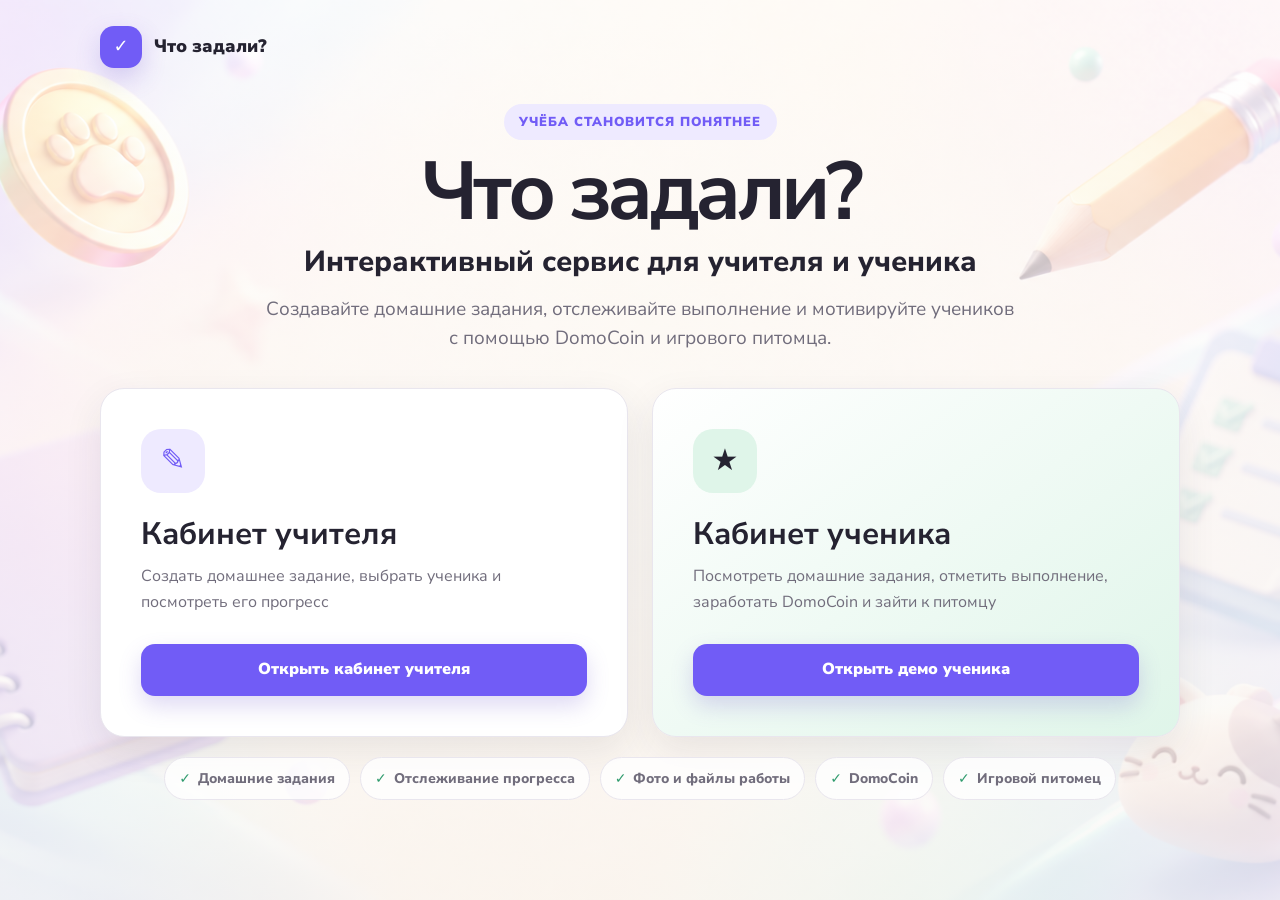
<file: index.html>
<!doctype html>
<html lang="ru">
<head>
  <meta charset="utf-8">
  <meta name="viewport" content="width=device-width, initial-scale=1">
  <title>Что задали? — сервис для учителя и ученика</title>
  <link rel="preconnect" href="https://fonts.googleapis.com">
  <link rel="preconnect" href="https://fonts.gstatic.com" crossorigin>
  <link href="https://fonts.googleapis.com/css2?family=Nunito+Sans:wght@400;600;700;800;900&display=swap" rel="stylesheet">
  <link rel="stylesheet" href="styles.css">
  <style>
    .landing-page{position:relative;min-height:100vh;padding:clamp(18px,2vw,30px) 20px 32px;background-image:url("assets/backgrounds/bg-main-soft.png");background-size:cover;background-position:center;background-repeat:no-repeat;background-attachment:fixed;overflow:hidden}
    .landing-page:before{content:"";position:absolute;inset:0;background:linear-gradient(180deg,rgba(255,255,255,.68),rgba(250,248,245,.76));pointer-events:none}
    .landing-shell{position:relative;z-index:1;width:min(1080px,100%);margin:0 auto}
    .landing-brand{display:inline-flex;align-items:center;gap:12px;color:var(--color-text);font-weight:900;font-size:18px;text-decoration:none}
    .landing-brand-mark{display:grid;place-items:center;width:42px;height:42px;border-radius:14px;color:#fff;background:var(--color-primary);box-shadow:0 10px 24px rgba(110,86,207,.24)}
    .landing-hero{text-align:center;padding:clamp(22px,3vw,36px) 0 clamp(24px,3vw,34px)}
    .landing-eyebrow{display:inline-flex;padding:8px 15px;border-radius:999px;color:var(--color-primary);background:var(--color-primary-light);font-size:13px;font-weight:900;letter-spacing:.08em;text-transform:uppercase}
    .landing-hero h1{margin:12px 0 8px;color:var(--color-text);font-size:clamp(48px,8vw,82px);line-height:.98;letter-spacing:-.055em}
    .landing-subtitle{margin:0;color:var(--color-text);font-size:clamp(21px,3vw,29px);font-weight:800}
    .landing-description{max-width:750px;margin:10px auto 0;color:var(--color-text-muted);font-size:clamp(16px,2vw,19px);line-height:1.55}
    .landing-cards{display:grid;grid-template-columns:repeat(2,minmax(0,1fr));gap:24px}
    .landing-card{display:flex;flex-direction:column;min-height:330px;padding:clamp(26px,4vw,40px);border:1px solid var(--color-border);border-radius:var(--radius-xl);background:var(--color-surface);box-shadow:var(--shadow-md);transition:transform .22s ease,box-shadow .22s ease,border-color .22s ease}
    .landing-card:hover{transform:translateY(-5px);border-color:var(--color-primary-light);box-shadow:var(--shadow-lg)}
    .landing-card--student{background:linear-gradient(145deg,var(--color-surface),var(--color-mint))}
    .landing-card-icon{display:grid;place-items:center;width:64px;height:64px;margin-bottom:24px;border-radius:20px;background:var(--color-primary-light);color:var(--color-primary);font-size:30px}
    .landing-card--student .landing-card-icon{background:var(--color-mint);color:var(--color-text)}
    .landing-card h2{margin:0 0 12px;font-size:clamp(24px,3vw,31px);color:var(--color-text)}
    .landing-card p{margin:0 0 28px;color:var(--color-text-muted);font-size:16px;line-height:1.65}
    .landing-action{display:inline-flex;align-items:center;justify-content:center;min-height:52px;margin-top:auto;padding:0 22px;border-radius:var(--radius-md);background:var(--color-primary);color:#fff;text-decoration:none;font-weight:900;box-shadow:0 10px 22px rgba(110,86,207,.22);transition:transform .18s ease,background .18s ease,box-shadow .18s ease}
    .landing-action:hover{transform:translateY(-2px);background:var(--color-primary-hover);box-shadow:0 14px 28px rgba(110,86,207,.28)}
    .landing-action:focus-visible{outline:3px solid var(--color-focus);outline-offset:3px}
    .landing-features{display:flex;flex-wrap:wrap;justify-content:center;gap:10px;margin:20px auto 0;padding:0;list-style:none}
    .landing-features li{display:flex;align-items:center;gap:7px;padding:10px 14px;border:1px solid var(--color-border);border-radius:999px;background:rgba(255,255,255,.82);color:var(--color-text-muted);font-size:14px;font-weight:800}
    .landing-features span{color:var(--color-success)}
    @media(max-width:720px){.landing-page{padding:16px 16px 36px;background-attachment:scroll}.landing-hero{padding:30px 0 28px}.landing-cards{grid-template-columns:1fr}.landing-card{min-height:290px}.landing-action{width:100%}.landing-features{justify-content:flex-start}}
    @media(prefers-reduced-motion:reduce){.landing-card,.landing-action{transition:none}}
  </style>
</head>
<body>
  <main class="landing-page">
    <div class="landing-shell">
      <a class="landing-brand" href="index.html" aria-label="Что задали? — главная"><span class="landing-brand-mark">✓</span><span>Что задали?</span></a>
      <section class="landing-hero">
        <span class="landing-eyebrow">Учёба становится понятнее</span>
        <h1>Что задали?</h1>
        <p class="landing-subtitle">Интерактивный сервис для учителя и ученика</p>
        <p class="landing-description">Создавайте домашние задания, отслеживайте выполнение и мотивируйте учеников с помощью DomoCoin и игрового питомца.</p>
      </section>
      <section class="landing-cards" aria-label="Выбор кабинета">
        <article class="landing-card">
          <div class="landing-card-icon" aria-hidden="true">✎</div>
          <h2>Кабинет учителя</h2>
          <p>Создать домашнее задание, выбрать ученика и посмотреть его прогресс</p>
          <a class="landing-action" href="teacher.html">Открыть кабинет учителя</a>
        </article>
        <article class="landing-card landing-card--student">
          <div class="landing-card-icon" aria-hidden="true">★</div>
          <h2>Кабинет ученика</h2>
          <p>Посмотреть домашние задания, отметить выполнение, заработать DomoCoin и зайти к питомцу</p>
          <a class="landing-action" href="student.html?id=student-170686739611-kjg9m">Открыть демо ученика</a>
        </article>
      </section>
      <ul class="landing-features" aria-label="Возможности сервиса">
        <li><span>✓</span> Домашние задания</li><li><span>✓</span> Отслеживание прогресса</li><li><span>✓</span> Фото и файлы работы</li><li><span>✓</span> DomoCoin</li><li><span>✓</span> Игровой питомец</li>
      </ul>
    </div>
  </main>
</body>
</html>
</file>
<file: styles.css>
@import url('https://fonts.googleapis.com/css2?family=Baloo+2:wght@600;700;800&family=Nunito:wght@400;600;700;800;900&family=Nunito+Sans:wght@400;600;700;800;900&display=swap');

:root{
  /* Brand and surfaces */
  --color-primary:#715cf6;
  --color-primary-hover:#6049e8;
  --color-primary-active:#533dd5;
  --color-primary-light:#eeeaff;
  --color-primary-subtle:#f8f6ff;
  --color-primary-gradient:#9b8cf8;
  --color-primary-shadow:rgba(113,92,246,.20);
  --color-background:#faf8f5;
  --color-surface:#ffffff;
  --color-surface-soft:#f8f7fb;
  --color-border:#e9e6ee;
  --color-border-strong:#d8d2e1;
  --color-text:#252331;
  --color-text-muted:#716d7c;
  --color-text-subtle:#9893a2;
  --color-on-primary:#ffffff;

  /* Friendly accents */
  --color-mint:#dff5e9;
  --color-mint-strong:#68c99a;
  --color-blue-light:#e2f1ff;
  --color-blue:#65a7e8;
  --color-yellow-light:#fff2c9;
  --color-yellow:#e8b94f;
  --color-peach:#ffe4d5;
  --color-pink:#f18db6;

  /* Semantic colors */
  --color-success:#2f9b6d;
  --color-success-light:#e2f6eb;
  --color-warning:#b97820;
  --color-warning-light:#fff0d5;
  --color-neutral:#7f8490;
  --color-neutral-light:#f0f1f4;
  --color-danger:#d94f5d;
  --color-danger-hover:#c43d4b;
  --color-danger-light:#fff0f2;
  --color-focus:rgba(113,92,246,.22);
  --color-overlay:rgba(37,35,49,.42);
  --color-overlay-border:rgba(255,255,255,.16);

  /* Typography */
  --font-family:"Nunito Sans",ui-rounded,"Segoe UI",system-ui,-apple-system,sans-serif;
  --font-size-xs:12px;
  --font-size-sm:14px;
  --font-size-md:16px;
  --font-size-lg:19px;
  --font-size-xl:26px;
  --font-size-page:clamp(30px,3.4vw,42px);
  --line-height-tight:1.15;
  --line-height-body:1.55;
  --font-weight-medium:600;
  --font-weight-bold:800;

  /* Spacing */
  --space-2xs:4px;
  --space-xs:8px;
  --space-sm:12px;
  --space-md:16px;
  --space-lg:24px;
  --space-xl:32px;
  --space-2xl:48px;

  /* Shape, elevation and controls */
  --radius-sm:10px;
  --radius-md:14px;
  --radius-lg:20px;
  --radius-xl:24px;
  --radius-pill:999px;
  --shadow-sm:0 6px 18px rgba(48,42,70,.06);
  --shadow-md:0 14px 38px rgba(48,42,70,.09);
  --shadow-lg:0 24px 64px rgba(48,42,70,.13);
  --control-height:46px;
  --transition-fast:150ms ease;

  /* Backward-compatible aliases used by the current pages */
  --bg:var(--color-background);
  --card:var(--color-surface);
  --text:var(--color-text);
  --muted:var(--color-text-muted);
  --line:var(--color-border);
  --purple:var(--color-primary);
  --purple-soft:var(--color-primary-light);
  --green:var(--color-success);
  --yellow:var(--color-yellow);
  --blue:var(--color-blue);
  --pink:var(--color-pink);
  --shadow:var(--shadow-md);
  --radius:var(--radius-xl);
}
*{box-sizing:border-box}
body{
  margin:0;
  font-family:var(--font-family);
  font-size:var(--font-size-md);
  line-height:var(--line-height-body);
  color:var(--text);
  background:
    radial-gradient(circle at 10% 5%, rgba(111,92,255,.10), transparent 25%),
    radial-gradient(circle at 90% 0%, rgba(98,168,255,.11), transparent 22%),
    var(--bg);
}
button,input,textarea,select{font:inherit}
button{cursor:pointer}
a{text-decoration:none;color:inherit}

.app{
  display:grid;
  grid-template-columns:250px minmax(0,1fr);
  min-height:100vh;
}
.sidebar{
  background:#fff;
  border-right:1px solid var(--line);
  padding:26px 22px;
  position:sticky;
  top:0;
  height:100vh;
  min-height:0;
  display:flex;
  flex-direction:column;
  overflow:hidden;
}
.brand{
  display:flex;
  align-items:center;
  gap:12px;
  margin-bottom:8px;
}
.brand-mark{
  width:44px;height:44px;border-radius:15px;
  display:grid;place-items:center;
  background:linear-gradient(145deg,var(--purple),#9d8dff);
  color:white;font-size:22px;
  box-shadow:0 10px 25px rgba(111,92,255,.28);
}
.brand h1{font-size:20px;margin:0}
.brand small{display:block;color:var(--muted);font-weight:600;margin-top:2px}
.nav-label{
  color:#9aa0ad;text-transform:uppercase;font-size:11px;
  letter-spacing:.12em;font-weight:800;margin:8px 10px 10px;
}
.student-list{
  min-height:0;
  flex:1 1 auto;
  display:flex;
  flex-direction:column;
  margin-top:6px;
  overflow:hidden;
}
#sidebarStudents{
  min-height:0;
  flex:1 1 auto;
  overflow-x:hidden;
  overflow-y:auto;
  padding-right:4px;
  scrollbar-gutter:stable;
}
.student{
  display:flex;align-items:center;gap:10px;
  padding:10px 8px;border-radius:13px;color:#515767;
}
.avatar{
  width:34px;height:34px;border-radius:50%;
  display:grid;place-items:center;overflow:hidden;font-weight:800;font-size:13px;
}
.avatar img{width:100%;height:100%;display:block;object-fit:cover}
.a1{background:#ffe0ec;color:#b83d72}
.a2{background:#e4f2ff;color:#3979b5}
.a3{background:#e9f8e9;color:#408c52}
.add-student{
  border:none;background:transparent;color:var(--purple);
  flex:0 0 auto;
  width:100%;
  font-weight:800;padding:12px 8px;margin-top:5px;
  text-align:left;
}
.main{height:100vh;min-width:0;padding:24px 28px;display:flex;flex-direction:column;overflow:hidden}
.homework-manager{margin-bottom:22px;padding-bottom:18px;border-bottom:1px solid var(--line)}
.homework-tabs{display:grid;gap:8px;max-height:220px;overflow-y:auto}
.homework-tab{position:relative;display:grid;grid-template-columns:40px minmax(0,1fr) auto;grid-template-areas:"date date published" "icon state published";align-items:center;gap:10px 11px;width:100%;padding:14px;border:1px solid var(--line);border-radius:16px;background:#fff;text-align:left;color:var(--text)}
.homework-tab:hover{border-color:#cec7ff;box-shadow:0 7px 18px rgba(50,50,90,.07)}.homework-tab.active{border-color:var(--purple);background:#f8f6ff;box-shadow:0 0 0 2px var(--purple-soft)}
.homework-date{grid-area:date;font-size:13px;font-weight:800}.homework-state-icon{grid-area:icon;width:38px;height:38px;display:grid;place-items:center;border-radius:50%;font-size:20px;font-weight:900}.homework-state-copy{grid-area:state;min-width:0}.homework-state-copy strong,.homework-state-copy small{display:block}.homework-state-copy strong{font-size:14px}.homework-state-copy small{margin-top:3px;color:var(--muted);font-size:12px}.homework-published{grid-area:published;align-self:start;padding:4px 6px;border-radius:999px;background:#f0f1f5;color:#777e8c;font-size:9px;font-weight:900;text-transform:uppercase}
.homework-state-complete .homework-state-icon{background:#dff6e9;color:#23845d}.homework-state-complete .homework-state-copy strong{color:#23845d}.homework-state-partial .homework-state-icon{background:#fff1cc;color:#b47713}.homework-state-partial .homework-state-copy strong{color:#9a6817}.homework-state-not-started .homework-state-icon{background:#f0f1f5;color:#858b97}.homework-state-draft .homework-state-icon{background:#eeeaff;color:var(--purple)}
.homework-delete{margin-top:18px}
.other-homeworks{display:grid;gap:18px;margin-top:28px}
.other-homeworks h2{font-size:24px;margin-bottom:4px}
.homework-summary{padding:18px;border:1px solid var(--line);border-radius:18px;background:#fff}
.homework-summary summary{cursor:pointer;font-weight:800}
.homework-summary .task-grid{margin-top:16px}
.topbar{
  display:flex;align-items:center;justify-content:space-between;
  flex:0 0 auto;gap:16px;margin-bottom:18px;
}
.eyebrow{color:var(--purple);font-weight:800;font-size:13px;margin-bottom:5px}
h2{font-size:34px;line-height:1.1;margin:0}
.subtitle{margin:8px 0 0;color:var(--muted)}
.teacher-pill{
  display:flex;align-items:center;gap:9px;background:white;
  padding:8px 12px;border-radius:999px;box-shadow:0 7px 22px rgba(50,50,90,.08);
  border:1px solid transparent;font-weight:700;color:var(--text);
}
.teacher-pill:hover{border-color:#d8d2ff;background:#fcfbff}.teacher-pill:focus-visible{outline:3px solid var(--purple-soft);border-color:var(--purple)}
.teacher-dot{width:34px;height:34px;border-radius:50%;background:#ffe4ad;display:grid;place-items:center;overflow:hidden}.teacher-dot img{width:100%;height:100%;display:block;object-fit:cover}
.grid{
  display:grid;
  grid-template-columns:minmax(0,1fr) minmax(300px,350px);
  gap:20px;
}
.panel{
  background:var(--card);border:1px solid rgba(232,234,240,.8);
  border-radius:var(--radius);box-shadow:var(--shadow);
  padding:24px;
}
.panel h3{margin:0 0 18px;font-size:19px}
.teacher-workspace{flex:1 1 auto;min-height:0}.homework-editor-panel{min-height:0;overflow-y:auto;scrollbar-gutter:stable}.homework-history-panel{min-height:0;display:flex;flex-direction:column;overflow:hidden}.history-heading{display:flex;align-items:flex-start;justify-content:space-between;gap:12px;margin-bottom:16px}.history-heading h3{margin:0}.history-heading .add-btn{flex:0 0 auto;padding:10px 11px;font-size:12px}.homework-history-panel .homework-tabs{flex:1 1 auto;min-height:0;max-height:none;overflow-y:auto;padding-right:4px;scrollbar-gutter:stable}.editor-footer-actions{display:grid;grid-template-columns:auto 1fr auto;align-items:center;gap:12px;margin-top:22px;padding-top:18px;border-top:1px solid var(--line)}.editor-footer-actions .homework-delete,.editor-footer-actions .student-view-link,.editor-footer-actions .publish{width:auto;margin:0}.editor-footer-actions .student-view-link{padding:10px;text-align:right}.editor-footer-actions .publish{padding:12px 18px}.editor-empty{display:none;min-height:320px;place-items:center;align-content:center;text-align:center;color:var(--muted)}.editor-empty span{font-size:42px}.editor-empty h3{margin:12px 0 5px;color:var(--text)}.editor-empty p{margin:0}#homeworkEditor[hidden]+.editor-empty{display:grid}
.fields{
  display:grid;grid-template-columns:1fr 1fr;gap:14px;margin-bottom:22px;
}
.field label{display:block;font-size:12px;color:var(--muted);font-weight:800;margin:0 0 7px}
.fake-input{
  min-height:48px;border:1px solid var(--line);border-radius:14px;
  padding:13px 14px;background:#fbfbfd;font-weight:700;color:#3d4350;
  display:flex;align-items:center;justify-content:space-between;
}
.real-input{
  width:100%;min-height:48px;border:1px solid var(--line);border-radius:14px;
  padding:11px 13px;background:#fbfbfd;font-weight:700;color:#3d4350;outline:none;
}
.real-input:focus{border-color:var(--purple);box-shadow:0 0 0 3px var(--purple-soft)}
.lesson-inputs{display:grid;grid-template-columns:minmax(0,1.4fr) minmax(90px,.8fr);gap:8px}
.student-row{position:relative;display:flex;align-items:center;border-radius:13px}
.student-row:hover,.student-row.selected{background:#f5f3ff;color:var(--purple)}
.student-button{min-width:0;flex:1;border:none;background:transparent;text-align:left;font:inherit;cursor:pointer}
.student-button span:last-child{overflow:hidden;text-overflow:ellipsis;white-space:nowrap}
.student-button .student-name{min-width:0;overflow:hidden;text-overflow:ellipsis;white-space:nowrap}
.student-progress-mini{flex:0 0 auto;margin-left:auto;padding:3px 6px;border-radius:999px;background:#ebe8ff;color:var(--purple);font-size:10px;font-weight:900}
.student-menu-button{flex:0 0 auto;width:34px;height:34px;margin-right:4px;border:none;border-radius:10px;background:transparent;color:#888e9a;font-size:20px;font-weight:900;line-height:1}
.student-menu-button:hover,.student-menu-button[aria-expanded="true"]{background:white;color:var(--purple)}
.student-menu{position:absolute;z-index:1200;right:4px;top:40px;width:145px;background:rgba(255,255,255,.98);border:1px solid var(--line);border-radius:13px;padding:5px;box-shadow:0 12px 30px rgba(35,36,60,.16);pointer-events:auto}
.student-menu button{display:block;width:100%;border:none;background:transparent;border-radius:9px;padding:9px 10px;text-align:left;font-size:13px;font-weight:700;color:#505665;transform:none;pointer-events:auto}
.student-menu button:hover,.student-menu button:active{background:#f4f2ff;color:var(--purple);transform:none}
.student-menu .delete-action{color:#d64e5c}.student-menu .delete-action:hover{background:#fff0f1;color:#c93444}
.section-title{
  display:flex;align-items:center;justify-content:space-between;margin:8px 0 14px;
}
.section-title h3{margin:0}
.add-btn{
  border:none;background:var(--purple);color:white;
  padding:11px 15px;border-radius:13px;font-weight:800;
  box-shadow:0 8px 20px rgba(111,92,255,.24)
}
.hw-card{
  display:grid;grid-template-columns:50px 1fr auto;gap:14px;
  align-items:center;border:1px solid var(--line);border-radius:18px;
  padding:14px;margin-bottom:12px;background:#fff;
}
.hw-icon{
  width:50px;height:50px;border-radius:15px;display:grid;place-items:center;font-size:24px
}
.hw-icon img{display:block;width:44px;height:44px;object-fit:contain;filter:drop-shadow(0 7px 8px rgba(58,45,104,.12))}
.i-file{background:#fff1c8}.i-game{background:#e9e5ff}.i-brain{background:#dff7ea}.i-video{background:#dff0ff}
.hw-card strong{display:block;margin-bottom:4px}
.hw-card p{margin:0;color:var(--muted);font-size:14px}
.hw-content{min-width:0}
.hw-actions{display:flex;gap:5px}
.hw-actions button{
  width:34px;height:34px;border:none;border-radius:10px;background:#f4f5f8;
  color:#747a88;font-weight:800;font-size:18px;transition:.15s ease;
}
.hw-actions button:hover{background:var(--purple-soft);color:var(--purple)}
.i-read{background:#ffe8d6}.i-other{background:#ffe5f1}
.preview-card{
  background:linear-gradient(180deg,#f7f5ff 0,#fff 32%);
  border:1px solid #e5e0ff;border-radius:22px;padding:22px;
}
.preview-card .student-head{
  display:flex;align-items:center;gap:12px;margin-bottom:18px
}
.preview-card .big-avatar{
  width:52px;height:52px;border-radius:18px;background:#e7e3ff;
  display:grid;place-items:center;overflow:hidden;font-size:24px
}
.preview-card .big-avatar img{width:100%;height:100%;display:block;object-fit:cover}
.preview-card h4{margin:0;font-size:19px}
.preview-card small{color:var(--muted)}
.progress-top{display:flex;justify-content:space-between;margin:18px 0 8px;font-size:13px;font-weight:800}
.progress{height:11px;border-radius:999px;background:#ececf3;overflow:hidden}
.progress span{display:block;width:50%;height:100%;background:linear-gradient(90deg,var(--purple),#9a8cff)}
.mini-task{
  display:flex;gap:11px;align-items:center;padding:11px 0;border-bottom:1px solid #f0f1f5;
}
.mini-task:last-child{border-bottom:none}
.check{
  width:24px;height:24px;border-radius:8px;border:2px solid #d5d8e1;
  flex:0 0 auto;background:white;
}
.check.done{background:var(--green);border-color:var(--green);color:white;display:grid;place-items:center;font-size:14px}
.mini-task span{font-size:14px;font-weight:700}
.mini-task.is-done span{color:#848a96;text-decoration:line-through}
.publish{
  width:100%;border:none;background:#202431;color:white;
  padding:14px;border-radius:15px;font-weight:800;margin-top:16px;
}
.student-view-link{display:block;text-align:center;color:var(--purple);font-weight:800;margin-top:18px;padding:4px}
.student-view-link.is-disabled{opacity:.45;pointer-events:none}
.add-btn:disabled,.publish:disabled{opacity:.45;cursor:not-allowed;box-shadow:none}
.toast{position:fixed;z-index:150;right:28px;bottom:28px;background:#202431;color:white;padding:13px 17px;border-radius:14px;box-shadow:0 14px 35px rgba(32,36,49,.25);font-weight:800;opacity:0;transform:translateY(12px);pointer-events:none;transition:.2s ease}
.toast.show{opacity:1;transform:none}

/* Homework builder */
.modal[hidden]{display:none}
.modal{position:fixed;inset:0;z-index:100;display:grid;place-items:center;padding:20px;opacity:0;transition:opacity .16s ease}
.modal.is-open{opacity:1}
.modal-backdrop{position:absolute;inset:0;background:rgba(26,28,40,.42);backdrop-filter:blur(4px)}
.modal-dialog{
  position:relative;z-index:1;width:min(560px,100%);max-height:calc(100vh - 40px);overflow:auto;
  background:white;border-radius:24px;padding:27px;box-shadow:0 28px 80px rgba(25,24,50,.25);
  transform:translateY(10px) scale(.98);transition:transform .16s ease;
}
.modal-dialog-small{width:min(430px,100%)}
.modal.is-open .modal-dialog{transform:none}
.modal-dialog h2{font-size:26px;margin-bottom:7px;padding-right:30px}
.modal-hint{color:var(--muted);margin:0 0 20px}
.teacher-avatar-editor{display:flex;align-items:center;gap:18px;margin:20px 0 14px}.teacher-avatar-preview{flex:0 0 auto;width:92px;height:92px;display:grid;place-items:center;overflow:hidden;border:4px solid #fff;border-radius:50%;background:#ffe4ad;box-shadow:0 8px 25px rgba(50,50,90,.14);font-size:40px}.teacher-avatar-preview img{width:100%;height:100%;display:block;object-fit:cover}.teacher-avatar-controls{display:flex;align-items:flex-start;flex-wrap:wrap;gap:8px}.teacher-avatar-controls small{flex-basis:100%;color:var(--muted)}.avatar-upload-button,.avatar-remove-button{display:inline-flex;align-items:center;justify-content:center;border-radius:11px;padding:9px 11px;font-size:13px;font-weight:800}.avatar-upload-button{cursor:pointer;background:var(--purple-soft);color:var(--purple)}.avatar-remove-button{border:1px solid var(--line);background:#fff;color:#6b7280}.profile-file-error{min-height:20px;margin-bottom:5px;color:#c93444;font-size:13px;font-weight:700}
.modal-close{position:absolute;right:17px;top:15px;width:36px;height:36px;border:none;border-radius:12px;background:#f3f4f7;color:#6b7280;font-size:24px;line-height:1}
.task-type-grid{display:grid;grid-template-columns:1fr 1fr;gap:10px}
.task-type-option{display:flex;align-items:center;gap:14px;min-height:78px;text-align:left;border:1px solid var(--line);background:white;border-radius:17px;padding:12px 15px;color:var(--text);transition:transform var(--transition-fast),border-color var(--transition-fast),background var(--transition-fast),box-shadow var(--transition-fast)}
.task-type-option:hover{transform:translateY(-2px);border-color:#c8c0ff;background:#f8f6ff;box-shadow:0 9px 20px rgba(72,58,137,.09)}
.task-type-image{display:grid;place-items:center;flex:0 0 auto;width:52px;height:52px}.task-type-image img{display:block;width:50px;height:50px;object-fit:contain;filter:drop-shadow(0 7px 8px rgba(58,45,104,.12))}.selected-type .task-type-image{width:42px;height:42px}.selected-type .task-type-image img{width:42px;height:42px}
.selected-type{display:flex;align-items:center;gap:10px;color:var(--purple);font-size:14px;font-weight:800;margin-bottom:9px}
.selected-type .hw-icon{width:38px;height:38px;border-radius:12px;font-size:19px}
.form-field{margin-top:17px}
.form-field label{display:block;margin-bottom:7px;font-size:13px;font-weight:800;color:#505665}
.form-field input,.form-field textarea{width:100%;border:1px solid var(--line);border-radius:13px;padding:12px 13px;background:#fbfbfd;outline:none;resize:vertical}
.form-field input:focus,.form-field textarea:focus{border-color:var(--purple);box-shadow:0 0 0 3px var(--purple-soft)}
.form-field label span,.form-field small{color:#9aa0ad;font-weight:600}
.form-field small{display:block;margin-top:6px}
.file-placeholder{width:100%;border:1px dashed #cfd2dc;background:#fafafd;border-radius:13px;padding:14px;text-align:left;color:#707684}
.file-placeholder span{float:right;background:#eceef3;border-radius:999px;padding:3px 8px;font-size:11px;font-weight:800}
.form-actions{display:flex;justify-content:flex-end;gap:10px;margin-top:24px}
.cancel-btn{border:1px solid var(--line);background:white;padding:11px 15px;border-radius:13px;font-weight:800;color:#626876}
.danger-btn{border:none;background:#e34d5b;color:white;padding:11px 15px;border-radius:13px;font-weight:800}
.danger-btn:hover{background:#cb3947}
.delete-symbol{width:48px;height:48px;display:grid;place-items:center;border-radius:15px;background:#fff0f1;font-size:23px;margin-bottom:13px}
.empty-state{text-align:center;border:1px dashed #d9dce5;border-radius:18px;padding:27px;color:var(--muted)}
.empty-state span{display:block;font-size:27px;margin-bottom:7px}.empty-state strong{display:block;color:var(--text)}.empty-state p{margin:5px 0 0}
.preview-list{margin-top:14px}.preview-empty{text-align:center;color:#9aa0ad;padding:24px 8px;font-size:14px}
body.modal-open{overflow:hidden}

/* Student page */
.student-page{
  min-height:100vh;padding:28px;
}
.student-shell{max-width:980px;margin:0 auto}
.student-top{
  display:flex;justify-content:space-between;align-items:center;margin-bottom:28px;
}
.student-logo{display:flex;align-items:center;gap:10px;font-weight:900}
.student-logo .brand-mark{width:38px;height:38px;border-radius:13px;font-size:18px}
.student-profile{
  display:flex;align-items:center;gap:10px;background:white;border:1px solid var(--line);
  padding:7px 10px;border-radius:999px;font-weight:800;color:var(--text)
}
.student-profile:hover{border-color:#d7d1ff;background:#fcfbff}.student-profile-avatar{width:34px;height:34px;display:grid;place-items:center;overflow:hidden;flex:0 0 auto;padding:0;border:0;border-radius:50%;background:#e4f2ff;cursor:pointer}.student-profile-avatar:hover{box-shadow:0 0 0 3px var(--color-primary-light)}.student-profile-avatar img{width:100%;height:100%;display:block;object-fit:cover}
.student-avatar-trigger{position:relative}.avatar-edit-hint{position:absolute;z-index:8;left:50%;top:calc(100% + 8px);width:max-content;max-width:180px;padding:7px 10px;border-radius:var(--radius-sm);background:var(--color-text);color:var(--color-surface);font-size:11px;font-weight:800;opacity:0;visibility:hidden;transform:translate(-50%,-4px);pointer-events:none;box-shadow:var(--shadow-md);transition:opacity var(--transition-fast),transform var(--transition-fast),visibility var(--transition-fast)}.student-avatar-trigger:hover .avatar-edit-hint,.student-avatar-trigger:focus-visible .avatar-edit-hint{opacity:1;visibility:visible;transform:translate(-50%,0)}
.student-teacher-badge{display:flex;align-items:center;gap:9px;padding:6px 10px 6px 7px;border:1px solid var(--line);border-radius:999px;background:#fff;box-shadow:0 5px 16px rgba(50,50,90,.05)}.student-teacher-avatar{width:34px;height:34px;display:grid;place-items:center;overflow:hidden;flex:0 0 auto;border-radius:50%;background:#ffe4ad}.student-teacher-avatar img{width:100%;height:100%;display:block;object-fit:cover}.student-teacher-badge strong,.student-teacher-badge small{display:block;max-width:150px;overflow:hidden;text-overflow:ellipsis;white-space:nowrap}.student-teacher-badge strong{font-size:13px}.student-teacher-badge small{margin-top:1px;color:var(--muted);font-size:10px;font-weight:700}
.avatar-picker-dialog{width:min(650px,100%);max-height:calc(100vh - 40px);overflow-y:auto}.avatar-picker-group+.avatar-picker-group{margin-top:22px}.avatar-picker-group h3{margin:0 0 11px;font-size:17px}.avatar-picker-grid{display:grid;grid-template-columns:repeat(5,minmax(0,1fr));gap:12px}.avatar-choice{aspect-ratio:1;min-width:0;padding:4px;overflow:hidden;border:3px solid transparent;border-radius:50%;background:#f4f2ff;transition:transform .15s,border-color .15s}.avatar-choice:hover{transform:translateY(-2px);border-color:#cfc7ff}.avatar-choice.selected{border-color:var(--purple);box-shadow:0 0 0 3px var(--purple-soft)}.avatar-choice img{width:100%;height:100%;display:block;border-radius:50%;object-fit:cover}.avatar-choice:disabled{opacity:.65}
.hero{
  position:relative;overflow:hidden;
  background:linear-gradient(135deg,#6f5cff 0%,#8c79ff 58%,#6aa8ff 100%);
  color:white;border-radius:30px;padding:32px;box-shadow:0 22px 50px rgba(84,73,176,.22);
}
.hero:after{
  content:"";position:absolute;width:220px;height:220px;border-radius:50%;
  background:rgba(255,255,255,.10);right:-70px;top:-80px
}
.hero h1{font-size:34px;margin:0 0 8px}
.hero p{margin:0;color:rgba(255,255,255,.82);font-weight:600}
.next-lesson{
  display:inline-flex;align-items:center;gap:8px;margin-top:20px;
  background:rgba(255,255,255,.16);padding:10px 13px;border-radius:13px;
  font-weight:800;font-size:14px
}
.student-progress{
  background:white;border-radius:22px;padding:20px 22px;margin-top:-18px;
  width:calc(100% - 56px);margin-left:28px;position:relative;z-index:3;
  box-shadow:var(--shadow)
}
.student-progress .progress{height:12px}
.student-progress .progress span{width:50%}
.student-game-cards{display:grid;grid-template-columns:1fr 1fr;gap:18px;margin:24px 0 34px}
.student-pet-journey{position:relative;display:grid;grid-template-columns:auto 1fr;gap:20px;align-items:start;margin:24px 0 0;padding:25px 28px;border:1px solid rgba(113,92,246,.14);border-radius:var(--radius-xl);background:linear-gradient(135deg,var(--color-primary-subtle),var(--color-mint));box-shadow:var(--shadow-sm);overflow:hidden}
.student-pet-journey:after{content:"";position:absolute;right:-44px;top:-54px;width:150px;height:150px;border-radius:50%;background:rgba(255,255,255,.45);pointer-events:none}
.student-pet-journey-icon{position:relative;z-index:1;display:grid;place-items:center;width:54px;height:54px;border-radius:18px;background:var(--color-surface);color:var(--color-primary);font-size:25px;box-shadow:var(--shadow-sm)}
.student-pet-journey h2{position:relative;z-index:1;margin:1px 0 8px;color:var(--color-text);font-size:24px;line-height:1.2}
.student-pet-journey p{position:relative;z-index:1;margin:0;color:var(--color-text-muted);font-size:15px;line-height:1.65}
.student-game-card{min-width:0;min-height:190px;border:1px solid rgba(255,255,255,.8);border-radius:24px;box-shadow:var(--shadow);overflow:hidden}
.student-game-card h2{margin:3px 0 6px;font-size:25px}.student-game-card p{margin:0;color:var(--muted);font-size:14px}
.wallet-card{display:flex;align-items:center;justify-content:space-between;gap:20px;padding:25px;background:linear-gradient(135deg,#fff8d9,#fffdf5)}
.wallet-balance{display:flex;align-items:center;gap:12px;flex:0 0 auto}.wallet-balance img{display:block;width:66px;height:66px;object-fit:contain}.wallet-balance strong{display:block;font-size:38px;line-height:1;color:var(--text)}.wallet-balance span{display:block;margin-top:5px;color:#8a6b17;font-size:13px;font-weight:900;letter-spacing:.04em}
.student-pet-card{display:grid;grid-template-columns:42% 1fr;background:linear-gradient(135deg,#f1edff,#fff)}
.student-pet-preview{min-width:0;overflow:hidden}.student-pet-preview img{width:100%;height:100%;display:block;object-fit:cover;object-position:center}
.student-pet-content{display:flex;align-items:flex-start;flex-direction:column;justify-content:center;padding:20px}.student-pet-button{display:inline-flex;align-items:center;justify-content:center;margin-top:14px;padding:9px 13px;border-radius:11px;background:var(--purple);color:#fff;font-size:13px;font-weight:800}.student-pet-button:hover{filter:brightness(.96)}
.tasks-title{
  display:flex;align-items:end;justify-content:space-between;margin:34px 2px 16px
}
.tasks-title h2{font-size:26px}
.tasks-title span{color:var(--muted);font-weight:700}
.task-grid{
  display:grid;grid-template-columns:repeat(2,minmax(0,1fr));gap:16px
}
.task-card{
  background:white;border:1px solid var(--line);border-radius:22px;
  padding:20px;box-shadow:0 10px 28px rgba(44,47,76,.07);
  min-height:195px;display:flex;flex-direction:column
}
.task-top{display:flex;align-items:start;justify-content:space-between;gap:10px}
.task-type{width:52px;height:52px;border-radius:16px;display:grid;place-items:center;font-size:25px}
.task-type img{display:block;width:46px;height:46px;object-fit:contain;filter:drop-shadow(0 7px 8px rgba(58,45,104,.12))}
.status{
  padding:7px 10px;border-radius:999px;background:#f4f5f8;color:#7c8290;
  font-size:12px;font-weight:800
}
.status.done{background:#e6f8ef;color:#299369}
.task-card h3{margin:15px 0 6px;font-size:19px}
.task-card p{margin:0;color:var(--muted);line-height:1.45;font-size:14px}
.task-bottom{
  display:flex;align-items:center;justify-content:space-between;gap:10px;
  margin-top:auto;padding-top:18px
}
.open-btn{
  border:none;background:#f0edff;color:var(--purple);padding:10px 12px;
  border-radius:12px;font-weight:800
}
.done-btn{
  border:1px solid var(--line);background:white;padding:10px 12px;border-radius:12px;
  font-weight:800;color:#555c69
}
.done-btn.checked{border-color:#bcebd6;background:#eaf9f1;color:#258b63}
.footer-note{text-align:center;color:#9aa0ad;font-size:13px;margin:28px 0}
.footer-note:not(:empty){background:white;border:1px solid var(--line);padding:14px;border-radius:16px;font-weight:700}
.task-card.task-done{background:#fbfffd;border-color:#cceede}
.task-card.task-done h3,.task-card.task-done p{opacity:.7}
.file-note{font-size:13px;color:#777e8c;font-weight:700}
.student-empty{grid-column:1/-1;text-align:center;background:white;border:1px dashed #d9dce5;border-radius:20px;padding:42px 20px;color:var(--muted)}
.student-work-upload{display:grid;grid-template-columns:auto 1fr;align-items:center;gap:8px 10px;margin:15px 0;padding:11px;border-radius:15px;background:#f8f7fc}.student-work-upload small{grid-column:1/-1;color:var(--muted);font-size:11px}.work-preview{display:flex;align-items:center;gap:8px;min-width:0;border:0;background:transparent;color:var(--purple);font-weight:800}.work-preview img{width:54px;height:54px;display:block;border-radius:10px;object-fit:cover}.work-upload-button{justify-self:start;cursor:pointer;padding:10px 12px;border-radius:11px;background:var(--purple);color:#fff;font-size:12px;font-weight:800}.work-image-dialog{width:min(1100px,calc(100vw - 32px));height:min(90vh,900px);padding:12px;background:#171922}.work-image-dialog .modal-close{z-index:2;background:rgba(255,255,255,.92)}.work-image-dialog>img{width:100%;height:100%;display:block;border-radius:14px;object-fit:contain}.teacher-work-button{display:flex;align-items:center;gap:10px;margin-top:11px;padding:7px 10px;border:1px solid #dcd7ff;border-radius:12px;background:#f8f6ff;color:var(--purple);font-weight:800}.teacher-work-button img{width:42px;height:42px;display:block;border-radius:8px;object-fit:cover}
.history-heading{align-items:center;margin-bottom:10px}.history-student{display:flex;align-items:center;min-width:0;gap:10px}.history-student-avatar{width:44px;height:44px;display:grid;place-items:center;overflow:hidden;flex:0 0 auto;border-radius:14px;background:#e7e3ff;color:var(--purple);font-size:13px;font-weight:900}.history-student-avatar img{width:100%;height:100%;display:block;object-fit:cover}.history-student strong,.history-student small{display:block;max-width:145px;overflow:hidden;text-overflow:ellipsis;white-space:nowrap}.history-student strong{font-size:15px}.history-student small{margin-top:2px;color:var(--muted);font-size:11px}.history-stats{margin-bottom:14px;padding:9px 11px;border-radius:11px;background:#f6f5fa;color:#676d79;font-size:11px;font-weight:800}

.history-heading .add-btn{max-width:112px;white-space:normal}.history-student{flex:1 1 auto}.history-student>div{min-width:0}
@media (max-width:1200px) and (min-width:981px){
  .app{grid-template-columns:230px minmax(0,1fr)}
  .sidebar{padding-left:16px;padding-right:16px}
  .main{padding:20px 18px}
  .grid{grid-template-columns:minmax(0,1fr) 300px;gap:16px}
  .homework-editor-panel,.homework-history-panel{padding:20px}
  .fields{grid-template-columns:1fr}
  .editor-footer-actions{grid-template-columns:1fr 1fr}.editor-footer-actions .student-view-link{grid-column:1/-1;grid-row:1;text-align:center}.editor-footer-actions .publish{width:100%}
}
@media (max-width: 980px){
  .app{grid-template-columns:1fr}
  .sidebar{display:none}
  .main{height:auto;min-height:100vh;padding:24px;overflow:visible}
  .grid{grid-template-columns:1fr}
  .homework-editor-panel{overflow:visible}.homework-history-panel{max-height:430px;order:-1}.editor-footer-actions{grid-template-columns:1fr 1fr}.editor-footer-actions .student-view-link{grid-column:1/-1;grid-row:1;text-align:center}.editor-footer-actions .publish{width:100%}
}
@media (max-width: 700px){
  .student-page{padding:16px}
  .student-top{margin-bottom:18px}
  .hero{padding:25px 22px}
  .hero h1{font-size:28px}
  .student-progress{width:calc(100% - 24px);margin-left:12px}
  .student-game-cards{grid-template-columns:1fr;margin-top:20px}.student-game-card{min-height:170px}.wallet-card{padding:22px}.wallet-balance img{width:58px;height:58px}.wallet-balance strong{font-size:34px}
  .student-pet-journey{grid-template-columns:1fr;gap:14px;padding:22px;margin-top:20px}.student-pet-journey-icon{width:48px;height:48px;border-radius:16px}.student-pet-journey h2{font-size:22px}.student-pet-journey p{font-size:14px}.student-pet-journey p br{display:none}
  .avatar-picker-grid{grid-template-columns:repeat(4,minmax(0,1fr));gap:9px}.avatar-picker-dialog{padding:20px}
  .task-grid{grid-template-columns:1fr}
  .fields{grid-template-columns:1fr}
  .section-title{align-items:flex-start;gap:12px;flex-direction:column}
  .task-type-grid{grid-template-columns:1fr}
  .modal-dialog{padding:22px}
  .hw-card{grid-template-columns:46px 1fr;align-items:start}
  .hw-icon{width:46px;height:46px}
  .hw-actions{grid-column:2;justify-content:flex-end}
}

/* Pet room and shop */
.student-top-actions{display:flex;align-items:center;gap:12px}
.pet-link,.pet-back{display:inline-flex;align-items:center;justify-content:center;border:1px solid #ddd8ff;background:#fff;color:var(--purple);font-weight:800;border-radius:14px;padding:10px 14px;box-shadow:0 7px 22px rgba(50,50,90,.07)}
.pet-link:hover,.pet-back:hover{background:var(--purple-soft);border-color:#c9c0ff}
.pet-page{min-height:100vh;padding:32px;background:radial-gradient(circle at 12% 4%,rgba(255,207,92,.18),transparent 28%),radial-gradient(circle at 92% 2%,rgba(111,92,255,.12),transparent 25%),var(--bg)}
.pet-shell{width:min(1180px,100%);margin:0 auto}
.pet-header{display:flex;align-items:center;justify-content:space-between;gap:24px;margin-bottom:22px}
.pet-header h1{font-size:42px;line-height:1.05;margin:0}
.pet-header p{margin:9px 0 0;color:var(--muted);font-size:17px}
.pet-stats{display:flex;gap:14px;margin-bottom:18px}
.pet-stat{min-width:180px;display:flex;align-items:center;gap:12px;padding:13px 16px;border:1px solid rgba(255,255,255,.75);border-radius:18px;background:rgba(255,255,255,.9);box-shadow:var(--shadow)}
.pet-stat-icon{width:42px;height:42px;display:grid;place-items:center;border-radius:14px;background:#fff5cf;font-size:22px}
.domocoin-balance-icon{display:block;width:34px;height:34px;object-fit:contain}
.pet-level-icon{background:var(--purple-soft);color:var(--purple)}
.pet-stat small{display:block;color:var(--muted);font-size:10px;font-weight:900;letter-spacing:.1em;margin-bottom:2px}
.pet-stat strong{font-size:17px}
.pet-room-card{padding:12px;border-radius:28px;background:#fff;box-shadow:0 22px 65px rgba(58,46,35,.15)}
.pet-room{position:relative;overflow:hidden;border-radius:20px;isolation:isolate}
.pet-room-background{display:block;width:100%;height:auto}
.pet-item{position:absolute;height:auto;object-fit:contain;transition:opacity .2s,transform .2s}
.pet-sofa{z-index:2;right:3%;bottom:20%;width:29%}.pet-armchair{z-index:3;left:3%;bottom:20%;width:20%}.pet-scratcher{z-index:2;left:29%;bottom:29%;width:12%}
.pet-water,.pet-food,.pet-milk{z-index:6;bottom:5%;width:8%}.pet-water{left:15%}.pet-food{left:24%}.pet-milk{left:33%}
.pet-yarn{z-index:7;right:8%;bottom:5%;width:7%}.pet-mouse{z-index:7;right:18%;bottom:6%;width:8%}
.pet-message{min-height:24px;margin:-8px 0 10px;color:var(--purple);font-weight:800}
.pet-shop{margin-top:32px}.pet-shop-heading{margin-bottom:16px}.pet-shop-heading h2{font-size:30px;margin-top:4px}
.pet-shop-grid{display:grid;grid-template-columns:repeat(4,1fr);gap:16px}
.pet-product{display:flex;min-width:0;flex-direction:column;padding:16px;border:1px solid var(--line);border-radius:20px;background:#fff;box-shadow:0 10px 28px rgba(50,50,90,.08)}
.pet-product.is-owned{border-color:#bfe8cf;background:#fbfffc}.pet-product-image{height:150px;display:grid;place-items:center;border-radius:15px;background:#f8f6ff}
.pet-product-image img{max-width:90%;max-height:135px;object-fit:contain}.pet-product h3{margin:14px 0 12px;font-size:17px}
.pet-product-footer{display:flex;align-items:center;justify-content:space-between;gap:10px;margin-top:auto;font-weight:800}
.pet-price{display:inline-flex;align-items:center;gap:6px}.pet-price img{display:block;width:22px;height:22px;object-fit:contain}
.pet-product button{border:0;border-radius:11px;padding:9px 13px;background:var(--purple);color:#fff;font-weight:800}.pet-product button:disabled{cursor:not-allowed;background:#e7e4ed;color:#8a8496}.pet-product.is-owned button:disabled{background:#dff5e7;color:#267346}
.pet-complete{display:flex;align-items:center;gap:18px;margin-top:22px;padding:22px 26px;border:1px solid #ffe08a;border-radius:22px;background:linear-gradient(135deg,#fff9dc,#fff);box-shadow:var(--shadow)}
.pet-complete[hidden]{display:none}.pet-complete-icon{font-size:42px}.pet-complete h2{font-size:25px;margin:0 0 4px}.pet-complete p{margin:0 0 5px}.pet-complete small{color:var(--muted)}
@media (max-width:700px){
  .student-top{gap:10px;flex-wrap:wrap}.student-top-actions{width:100%;justify-content:space-between;gap:7px;margin-left:0}.student-teacher-badge strong,.student-teacher-badge small{max-width:120px}.pet-link{padding:9px 10px;font-size:13px}
  .pet-page{padding:16px}.pet-header{align-items:flex-start;flex-direction:column}.pet-header h1{font-size:34px}
  .pet-stats{display:grid;grid-template-columns:1fr 1fr}.pet-stat{min-width:0;padding:10px}.pet-stat-icon{width:36px;height:36px}.domocoin-balance-icon{width:30px;height:30px}.pet-price img{width:20px;height:20px}
  .pet-room-card{padding:6px;border-radius:18px}.pet-room{border-radius:13px}.pet-shop-grid{grid-template-columns:repeat(2,1fr);gap:10px}.pet-product{padding:11px}.pet-product-image{height:105px}.pet-product-image img{max-height:95px}.pet-product h3{font-size:14px}.pet-product-footer{align-items:flex-start;flex-direction:column}.pet-product button{width:100%}.pet-complete{padding:18px}
}

/* ================================================================
   Shared design system
   Reusable primitives for teacher, student and pet interfaces.
   ================================================================ */

/* Type scale */
.page-title{margin:0;font-size:var(--font-size-page);font-weight:var(--font-weight-bold);line-height:var(--line-height-tight);letter-spacing:-.025em;color:var(--color-text)}
.section-title-text{margin:0;font-size:var(--font-size-xl);font-weight:var(--font-weight-bold);line-height:1.25;color:var(--color-text)}
.card-title{margin:0;font-size:var(--font-size-lg);font-weight:var(--font-weight-bold);line-height:1.3;color:var(--color-text)}
.body-text{font-size:var(--font-size-md);line-height:var(--line-height-body);color:var(--color-text)}
.text-small,.text-muted{font-size:var(--font-size-sm);line-height:1.45;color:var(--color-text-muted)}
.text-caption{font-size:var(--font-size-xs);line-height:1.4;color:var(--color-text-subtle)}
.button-text{font-size:var(--font-size-sm);font-weight:var(--font-weight-bold);line-height:1}
.badge-text{font-size:var(--font-size-xs);font-weight:var(--font-weight-bold);line-height:1;letter-spacing:.02em}

/* Cards */
.app-card{padding:var(--space-lg);border:1px solid var(--color-border);border-radius:var(--radius-xl);background:var(--color-surface);box-shadow:var(--shadow-sm)}
.app-card--active{border-color:var(--color-primary);background:var(--color-primary-subtle);box-shadow:0 0 0 3px var(--color-primary-light),var(--shadow-sm)}
.app-card--interactive{transition:border-color var(--transition-fast),box-shadow var(--transition-fast),transform var(--transition-fast)}
.app-card--interactive:hover{border-color:var(--color-border-strong);box-shadow:var(--shadow-md);transform:translateY(-1px)}
.app-card--interactive:focus-visible{outline:3px solid var(--color-focus);outline-offset:2px}

/* Buttons */
.btn{min-height:var(--control-height);display:inline-flex;align-items:center;justify-content:center;gap:var(--space-xs);padding:0 var(--space-md);border:1px solid transparent;border-radius:var(--radius-md);font-size:var(--font-size-sm);font-weight:var(--font-weight-bold);line-height:1;transition:background var(--transition-fast),border-color var(--transition-fast),color var(--transition-fast),box-shadow var(--transition-fast),transform var(--transition-fast)}
.btn:hover{transform:translateY(-1px)}.btn:active{transform:none}.btn:focus-visible{outline:3px solid var(--color-focus);outline-offset:2px}.btn:disabled{cursor:not-allowed;opacity:.5;transform:none;box-shadow:none}
.btn-primary{background:var(--color-primary);color:var(--color-on-primary);box-shadow:0 8px 20px var(--color-primary-shadow)}.btn-primary:hover{background:var(--color-primary-hover)}.btn-primary:active{background:var(--color-primary-active)}
.btn-secondary{border-color:var(--color-border);background:var(--color-surface);color:var(--color-primary)}.btn-secondary:hover{border-color:var(--color-primary);background:var(--color-primary-subtle)}
.btn-ghost{background:transparent;color:var(--color-primary)}.btn-ghost:hover{background:var(--color-primary-light)}
.btn-danger{background:var(--color-danger);color:var(--color-on-primary)}.btn-danger:hover{background:var(--color-danger-hover)}
.btn-icon{width:var(--control-height);height:var(--control-height);padding:0;border-color:var(--color-border);background:var(--color-surface);color:var(--color-text-muted)}.btn-icon:hover{border-color:var(--color-primary);background:var(--color-primary-light);color:var(--color-primary)}
button:focus-visible,a:focus-visible{outline:3px solid var(--color-focus);outline-offset:2px}

/* Status badges */
.status-badge{min-height:28px;display:inline-flex;align-items:center;gap:6px;padding:5px 10px;border-radius:var(--radius-pill);font-size:var(--font-size-xs);font-weight:var(--font-weight-bold);line-height:1.2}
.status-badge--success{background:var(--color-success-light);color:var(--color-success)}
.status-badge--warning{background:var(--color-warning-light);color:var(--color-warning)}
.status-badge--neutral{background:var(--color-neutral-light);color:var(--color-neutral)}
.status-badge--draft{background:var(--color-primary-light);color:var(--color-primary)}
.status-badge--danger{background:var(--color-danger-light);color:var(--color-danger)}

/* Form controls */
.form-control,.form-select,.form-textarea{width:100%;min-height:var(--control-height);border:1px solid var(--color-border);border-radius:var(--radius-md);background:var(--color-surface);color:var(--color-text);font-size:var(--font-size-md);outline:none;transition:border-color var(--transition-fast),box-shadow var(--transition-fast),background var(--transition-fast)}
.form-control,.form-select{padding:0 var(--space-sm)}.form-textarea{min-height:112px;padding:var(--space-sm);resize:vertical;line-height:var(--line-height-body)}
.form-control::placeholder,.form-textarea::placeholder{color:var(--color-text-subtle)}
.form-control:hover,.form-select:hover,.form-textarea:hover{border-color:var(--color-border-strong)}
.form-control:focus,.form-select:focus,.form-textarea:focus{border-color:var(--color-primary);box-shadow:0 0 0 4px var(--color-focus)}
.form-control:disabled,.form-select:disabled,.form-textarea:disabled{cursor:not-allowed;background:var(--color-surface-soft);color:var(--color-text-subtle)}
.form-check{width:20px;height:20px;margin:0;accent-color:var(--color-primary)}
.toggle{position:relative;width:46px;height:26px;display:inline-flex;align-items:center;padding:3px;border:0;border-radius:var(--radius-pill);background:var(--color-neutral-light);transition:background var(--transition-fast)}.toggle::after{content:"";width:20px;height:20px;border-radius:50%;background:var(--color-surface);box-shadow:var(--shadow-sm);transition:transform var(--transition-fast)}.toggle[aria-checked="true"],.toggle.is-active{background:var(--color-primary)}.toggle[aria-checked="true"]::after,.toggle.is-active::after{transform:translateX(20px)}
.file-upload{display:flex;align-items:center;justify-content:center;gap:var(--space-xs);min-height:var(--control-height);padding:var(--space-sm);border:1px dashed var(--color-border-strong);border-radius:var(--radius-md);background:var(--color-surface-soft);color:var(--color-primary);font-size:var(--font-size-sm);font-weight:var(--font-weight-bold);transition:border-color var(--transition-fast),background var(--transition-fast)}.file-upload:hover{border-color:var(--color-primary);background:var(--color-primary-subtle)}

/* Progress */
.progress-bar{height:12px;overflow:hidden;border-radius:var(--radius-pill);background:var(--color-neutral-light)}.progress-bar__fill{display:block;width:0;height:100%;border-radius:inherit;background:linear-gradient(90deg,var(--color-primary),var(--color-primary-gradient));transition:width 240ms ease}.progress-bar.is-complete .progress-bar__fill,.progress-bar__fill.is-complete{background:var(--color-success)}
.progress{border-radius:var(--radius-pill);background:var(--color-neutral-light)}.progress span{border-radius:inherit;background:linear-gradient(90deg,var(--color-primary),var(--color-primary-gradient));transition:width 240ms ease}.progress.is-complete span{background:var(--color-success)}

/* Unified overlays */
.modal-dialog{border:1px solid var(--color-overlay-border);border-radius:var(--radius-xl);background:var(--color-surface);box-shadow:var(--shadow-lg)}
.modal-backdrop{background:var(--color-overlay)}
.toast{border:1px solid var(--color-overlay-border);border-radius:var(--radius-md);background:var(--color-text);color:var(--color-surface);box-shadow:var(--shadow-lg)}

/* Current controls inherit the system without requiring markup changes. */
:where(.real-input,.form-field input,.form-field textarea){border-color:var(--color-border);border-radius:var(--radius-md);background:var(--color-surface-soft);color:var(--color-text)}
:where(.real-input,.form-field input,.form-field textarea):focus{border-color:var(--color-primary);box-shadow:0 0 0 4px var(--color-focus)}
:where(.add-btn,.publish,.done-btn,.open-btn,.cancel-btn,.danger-btn,.student-view-link){font-size:var(--font-size-sm);font-weight:var(--font-weight-bold)}

/* ================================================================
   Final visual polish
   ================================================================ */
html{background:var(--color-background);scroll-behavior:smooth}
body{min-width:320px;background:radial-gradient(circle at 8% 0,rgba(255,228,213,.5),transparent 25%),radial-gradient(circle at 92% 2%,rgba(226,241,255,.65),transparent 28%),var(--color-background)}
::selection{background:var(--color-primary-light);color:var(--color-text)}
button,a,input,textarea,select{-webkit-tap-highlight-color:transparent}
button{transition:transform var(--transition-fast),background-color var(--transition-fast),border-color var(--transition-fast),color var(--transition-fast),box-shadow var(--transition-fast)}
button:not(:disabled):active{transform:translateY(1px)}

/* Shared current components */
.panel,.task-card,.student-progress,.pet-stat,.pet-room-card,.pet-product,.homework-summary{border-color:var(--color-border);background:var(--color-surface);box-shadow:var(--shadow-sm)}
.panel,.task-card,.pet-product,.homework-summary{border-radius:var(--radius-lg)}
.add-btn,.publish{min-height:var(--control-height);border-radius:var(--radius-md);background:var(--color-primary);color:var(--color-on-primary);box-shadow:0 8px 20px var(--color-primary-shadow)}
.add-btn:hover,.publish:hover{background:var(--color-primary-hover);transform:translateY(-1px)}
.cancel-btn,.done-btn{min-height:var(--control-height);border-color:var(--color-border);border-radius:var(--radius-md);background:var(--color-surface);color:var(--color-text-muted)}
.cancel-btn:hover,.done-btn:hover{border-color:var(--color-primary);background:var(--color-primary-subtle);color:var(--color-primary)}
.open-btn,.student-view-link,.pet-link,.pet-back{border-radius:var(--radius-md);background:var(--color-primary-light);color:var(--color-primary)}
.open-btn:hover,.student-view-link:hover,.pet-link:hover,.pet-back:hover{background:#e5dfff;color:var(--color-primary-hover)}
.danger-btn{min-height:var(--control-height);border-radius:var(--radius-md);background:var(--color-danger);box-shadow:none}.danger-btn:hover{background:var(--color-danger-hover)}
.real-input,.form-field input,.form-field textarea{min-height:var(--control-height);padding:12px 14px;border-color:var(--color-border);border-radius:var(--radius-md);background:var(--color-surface)}
.form-field textarea{min-height:116px;line-height:var(--line-height-body)}
.eyebrow{color:var(--color-primary);font-size:var(--font-size-xs);font-weight:900;letter-spacing:.09em;text-transform:uppercase}

/* Teacher */
.sidebar{border-color:var(--color-border);background:rgba(255,255,255,.92);box-shadow:8px 0 30px rgba(48,42,70,.035)}
.brand{padding:2px 4px 15px;border-bottom:1px solid var(--color-border)}
.brand-mark{background:linear-gradient(145deg,var(--color-primary),var(--color-primary-gradient));box-shadow:0 9px 20px var(--color-primary-shadow)}
.nav-label{color:var(--color-text-subtle);letter-spacing:.14em}
.student-row{margin:2px 0;border:1px solid transparent;transition:background var(--transition-fast),border-color var(--transition-fast),box-shadow var(--transition-fast)}
.student-row:hover{border-color:var(--color-border);background:var(--color-primary-subtle)}
.student-row.selected{border-color:#dcd5ff;background:var(--color-primary-light);box-shadow:inset 3px 0 0 var(--color-primary)}
.student-row.selected .student-name{color:var(--color-primary);font-weight:900}
.student-progress-mini{background:var(--color-surface);color:var(--color-primary);box-shadow:0 2px 8px rgba(48,42,70,.06)}
.add-student{margin-top:10px;border-radius:var(--radius-md);background:var(--color-primary-subtle);text-align:center}.add-student:hover{background:var(--color-primary-light)}
.main{background:transparent}.topbar{padding:2px 2px 0}.topbar h2{font-size:clamp(29px,3vw,38px);letter-spacing:-.025em}.subtitle{font-size:var(--font-size-sm)}
.teacher-pill{border-color:var(--color-border);box-shadow:var(--shadow-sm)}.teacher-pill:hover{border-color:#d8d1ff;box-shadow:var(--shadow-md)}
.panel{padding:var(--space-lg);border-radius:var(--radius-xl)}
.homework-editor-panel,.homework-history-panel{animation:surface-in .3s ease both}
.hw-card{border-color:var(--color-border);border-radius:var(--radius-lg);background:var(--color-surface);box-shadow:0 3px 12px rgba(48,42,70,.035)}
.hw-card:hover{border-color:var(--color-border-strong);box-shadow:var(--shadow-sm)}
.history-stats{background:var(--color-surface-soft);color:var(--color-text-muted)}
.homework-tab{border-color:var(--color-border);border-radius:var(--radius-lg);box-shadow:none;transition:transform var(--transition-fast),border-color var(--transition-fast),background var(--transition-fast),box-shadow var(--transition-fast)}
.homework-tab:hover{transform:translateY(-1px);border-color:#d9d2ff;box-shadow:var(--shadow-sm)}
.homework-tab.active{border-color:var(--color-primary);background:var(--color-primary-subtle);box-shadow:0 0 0 2px var(--color-primary-light)}
.homework-state-complete .homework-state-icon{background:var(--color-success-light);color:var(--color-success)}
.homework-state-partial .homework-state-icon{background:var(--color-warning-light);color:var(--color-warning)}
.homework-state-not-started .homework-state-icon{background:var(--color-neutral-light);color:var(--color-neutral)}
.homework-state-draft .homework-state-icon{background:var(--color-primary-light);color:var(--color-primary)}
.homework-published{background:var(--color-neutral-light);color:var(--color-neutral)}
.student-menu{border-color:var(--color-border);border-radius:var(--radius-md);box-shadow:var(--shadow-md)}
.student-menu{width:190px}
.homework-view{animation:surface-in .22s ease both}.homework-view-header{display:flex;align-items:flex-start;justify-content:space-between;gap:20px;padding-bottom:20px;border-bottom:1px solid var(--color-border)}.homework-view-header h3{margin:0 0 5px;font-size:25px}.homework-view-header p{margin:0;color:var(--color-text-muted);font-weight:700}.homework-view-actions{display:flex;align-items:center;justify-content:flex-end;flex-wrap:wrap;gap:9px}.homework-view-actions button{white-space:nowrap}.homework-view-progress{margin:20px 0 24px;padding:17px 19px;border-radius:var(--radius-lg);background:var(--color-primary-subtle)}.homework-view-progress .progress-top{margin:0 0 9px}.homework-view-progress .progress{height:12px}.homework-view-progress .progress span.is-complete{background:var(--color-success)}.homework-view-tasks{display:grid;gap:14px}.homework-view-task{padding:18px;border:1px solid var(--color-border);border-radius:var(--radius-lg);background:var(--color-surface);box-shadow:0 4px 14px rgba(48,42,70,.04)}.homework-view-task.is-complete{border-color:#bfe6d1;background:linear-gradient(145deg,var(--color-success-light),var(--color-surface) 58%)}.homework-view-task-top{display:grid;grid-template-columns:50px minmax(0,1fr) auto;align-items:center;gap:13px}.homework-view-task-top small{display:block;margin-bottom:3px;color:var(--color-text-muted);font-size:var(--font-size-xs);font-weight:800}.homework-view-task-top h4{margin:0;font-size:18px;line-height:1.3}.homework-view-task>p{margin:15px 0;white-space:pre-wrap;color:var(--color-text);line-height:1.6}.homework-resource{display:inline-flex;align-items:center;gap:7px;min-height:40px;margin:0 8px 8px 0;padding:8px 11px;border:1px solid #dcd6ff;border-radius:var(--radius-md);background:var(--color-primary-subtle);color:var(--color-primary);font-size:var(--font-size-sm);font-weight:800}.homework-resource:hover{border-color:var(--color-primary);background:var(--color-primary-light)}.homework-requirement{margin:5px 0 9px;padding:9px 11px;border-radius:var(--radius-md);background:var(--color-warning-light);color:var(--color-warning);font-size:var(--font-size-sm);font-weight:800}.homework-view-task .teacher-work-button{margin-top:8px}

/* Student */
.student-page{background:transparent}.student-shell{animation:page-in .35s ease both}
.student-missing{width:min(560px,100%);margin:10vh auto 0;padding:42px 30px;border:1px solid var(--color-border);border-radius:var(--radius-xl);background:var(--color-surface);text-align:center;box-shadow:var(--shadow-md);animation:page-in .3s ease both}.student-missing[hidden]{display:none}.student-missing-icon{font-size:44px}.student-missing h1{margin:14px 0 7px;font-size:30px}.student-missing p{margin:0;color:var(--color-text-muted)}.student-missing a{display:inline-flex;align-items:center;justify-content:center;min-height:44px;margin-top:22px;padding:0 16px;border-radius:var(--radius-md);background:var(--color-primary-light);color:var(--color-primary);font-weight:800}.student-missing a:hover{background:var(--color-primary);color:var(--color-on-primary)}
.student-top{align-items:center}.student-logo{font-size:18px}.student-profile,.student-teacher-badge{border-color:var(--color-border);box-shadow:var(--shadow-sm)}
.student-profile:hover{border-color:#d8d1ff;box-shadow:var(--shadow-md)}
.hero{padding:38px;background:linear-gradient(135deg,#705af0 0%,#8875f5 56%,#72a8e7 100%);box-shadow:0 22px 48px rgba(91,72,190,.2)}
.hero h1{font-size:clamp(31px,5vw,42px);letter-spacing:-.025em}.hero p{font-size:16px}.next-lesson{border:1px solid rgba(255,255,255,.16);background:rgba(255,255,255,.15);backdrop-filter:blur(8px)}
.student-progress{padding:21px 24px;border:1px solid var(--color-border);border-radius:var(--radius-lg);box-shadow:var(--shadow-md)}
.student-progress .progress{height:13px}.progress-top{color:var(--color-text-muted)}
.student-game-card{border-color:var(--color-border);border-radius:var(--radius-xl);box-shadow:var(--shadow-sm);transition:transform var(--transition-fast),box-shadow var(--transition-fast)}
.student-game-card:hover{transform:translateY(-2px);box-shadow:var(--shadow-md)}
.wallet-card{background:linear-gradient(135deg,var(--color-yellow-light),#fffdf6)}
.student-pet-card{background:linear-gradient(135deg,var(--color-primary-light),var(--color-surface))}
.student-pet-button{min-height:42px;border-radius:var(--radius-md);background:var(--color-primary);box-shadow:0 7px 16px var(--color-primary-shadow)}.student-pet-button:hover{background:var(--color-primary-hover)}
.tasks-title{margin-top:40px}.tasks-title h2{font-size:28px;letter-spacing:-.015em}
.task-grid{gap:18px}.task-card{padding:20px;transition:transform var(--transition-fast),border-color var(--transition-fast),box-shadow var(--transition-fast)}
.task-card:hover{transform:translateY(-2px);border-color:var(--color-border-strong);box-shadow:var(--shadow-md)}
.task-card.task-done{border-color:#bfe7d1;background:linear-gradient(145deg,var(--color-success-light),var(--color-surface))}.task-card.task-done .task-type{box-shadow:0 0 0 3px rgba(47,155,109,.1)}
.status{background:var(--color-neutral-light);color:var(--color-neutral)}.status.done{background:var(--color-success-light);color:var(--color-success)}
.done-btn.checked{border-color:#b8e4cc;background:var(--color-success-light);color:var(--color-success)}
.student-work-upload{border:1px solid var(--color-border);background:var(--color-surface-soft)}.work-upload-button{min-height:40px;display:inline-flex;align-items:center;background:var(--color-primary)}
.work-preview img{box-shadow:var(--shadow-sm)}
.footer-note:not(:empty){border-color:var(--color-border);background:var(--color-surface);box-shadow:var(--shadow-sm)}

/* Pet */
.pet-page{padding-top:36px;background:radial-gradient(circle at 10% 0,var(--color-yellow-light),transparent 25%),radial-gradient(circle at 92% 1%,var(--color-blue-light),transparent 27%),var(--color-background)}
.pet-shell{animation:page-in .35s ease both}.pet-header{margin-bottom:24px}.pet-header h1{font-size:var(--font-size-page);letter-spacing:-.03em}.pet-header p{color:var(--color-text-muted)}
.pet-stats{margin-bottom:20px}.pet-stat{border-radius:var(--radius-lg);box-shadow:var(--shadow-sm)}
.pet-room-card{padding:14px;border:1px solid rgba(255,255,255,.8);border-radius:30px;box-shadow:0 24px 60px rgba(68,52,40,.13)}
.pet-room{border-radius:22px;background:var(--color-surface-soft)}
.pet-shop{margin-top:38px}.pet-shop-heading h2{font-size:32px;letter-spacing:-.02em}
.pet-shop-grid{gap:18px}.pet-product{padding:17px;border-radius:var(--radius-lg);transition:transform var(--transition-fast),border-color var(--transition-fast),box-shadow var(--transition-fast)}
.pet-product:hover{transform:translateY(-2px);border-color:var(--color-border-strong);box-shadow:var(--shadow-md)}
.pet-product-image{background:linear-gradient(145deg,var(--color-primary-subtle),var(--color-surface-soft))}
.pet-product button{min-height:40px;border-radius:var(--radius-md);background:var(--color-primary)}.pet-product button:not(:disabled):hover{background:var(--color-primary-hover)}
.pet-product.is-owned{border-color:#bde6cf;background:#fbfffc}.pet-product.is-owned button:disabled{background:var(--color-success-light);color:var(--color-success)}
.pet-complete{border-color:#f0d17b;border-radius:var(--radius-xl);background:linear-gradient(135deg,var(--color-yellow-light),var(--color-surface));box-shadow:var(--shadow-sm)}

/* Motion */
@keyframes page-in{from{opacity:0;transform:translateY(8px)}to{opacity:1;transform:none}}
@keyframes surface-in{from{opacity:0;transform:translateY(5px)}to{opacity:1;transform:none}}
.modal.is-open .modal-dialog{animation:surface-in .18s ease both}

/* Student mobile polish */
@media (max-width:700px){
  .student-page{padding:14px}.student-shell{width:100%}.student-top{align-items:stretch;gap:10px}.student-logo{align-self:center}.student-top-actions{display:grid;grid-template-columns:minmax(0,1fr) auto;width:100%;gap:8px}.student-teacher-badge{min-width:0}.student-profile{min-height:48px;padding:7px 11px}.student-teacher-badge strong,.student-teacher-badge small{max-width:none}
  .avatar-edit-hint{display:none}
  .hero{padding:27px 22px;border-radius:var(--radius-xl)}.hero h1{font-size:29px}.hero p{font-size:14px}.next-lesson{width:100%;margin-top:18px;padding:11px 12px}
  .student-progress{width:calc(100% - 16px);margin-left:8px;padding:18px}.student-game-cards{gap:13px;margin-bottom:30px}.student-game-card{min-height:162px}.wallet-card{padding:20px}.wallet-balance{gap:8px}.wallet-balance img{width:54px;height:54px}.wallet-balance strong{font-size:32px}.student-pet-card{grid-template-columns:38% 1fr}.student-pet-content{padding:16px}
  .tasks-title{align-items:flex-start;margin-top:30px}.tasks-title h2{font-size:24px}.task-grid{gap:13px}.task-card{padding:17px}.task-bottom{gap:8px}.task-bottom .open-btn,.task-bottom .done-btn{min-height:46px;padding:10px;flex:1;text-align:center}.student-work-upload{grid-template-columns:1fr}.student-work-upload small{grid-column:1}.work-preview{width:100%}.work-upload-button{width:100%;justify-content:center}
  .other-homeworks{margin-top:22px}.homework-summary{padding:16px}.avatar-picker-grid{grid-template-columns:repeat(4,minmax(0,1fr))}
  .homework-view-header{flex-direction:column}.homework-view-actions{width:100%;display:grid;grid-template-columns:1fr}.homework-view-actions button{width:100%}.homework-view-task{padding:15px}.homework-view-task-top{grid-template-columns:44px minmax(0,1fr)}.homework-view-task-top .hw-icon{width:44px;height:44px}.homework-view-task-top .status-badge{grid-column:1/-1;justify-self:start}.homework-resource{width:100%;margin-right:0;justify-content:center}
}

/* Student game experience */
.student-page{position:relative;isolation:isolate;background-image:url("assets/backgrounds/bg-main-soft.png");background-size:cover;background-position:center top;background-repeat:no-repeat;background-attachment:fixed;font-family:"Nunito",var(--font-family)}
.student-page:before{content:"";position:fixed;z-index:-1;inset:0;background:rgba(255,255,255,.5);pointer-events:none}
.student-page h1,.student-page h2,.student-page h3{font-family:"Baloo 2","Nunito",sans-serif;font-weight:800}
.student-shell,.student-missing{position:relative;z-index:1}
.student-shell{max-width:1040px}
.student-top{padding:10px 14px;border:1px solid rgba(255,255,255,.7);border-radius:var(--radius-xl);background:rgba(255,255,255,.72);box-shadow:var(--shadow-sm);backdrop-filter:blur(12px)}
.hero{border:1px solid rgba(255,255,255,.35);box-shadow:0 22px 54px rgba(78,59,172,.22)}
.hero h1{font-size:clamp(34px,5vw,48px);line-height:1.05}
.student-mission{position:relative;display:grid;grid-template-columns:minmax(0,1fr) 190px;align-items:center;gap:26px;margin:24px 0;padding:30px 34px;border:1px solid rgba(255,255,255,.75);border-radius:30px;background:linear-gradient(125deg,rgba(255,242,201,.96),rgba(238,234,255,.95) 55%,rgba(223,245,233,.94));box-shadow:0 18px 44px rgba(72,57,132,.12);overflow:hidden}
.student-mission:after{content:"";position:absolute;right:-40px;bottom:-70px;width:240px;height:240px;border-radius:50%;background:rgba(255,255,255,.38);pointer-events:none}
.student-mission-copy,.student-mission-coin{position:relative;z-index:1}.student-mission h2{margin:4px 0 5px;color:var(--color-text);font-size:clamp(28px,4vw,38px);line-height:1.08}.student-mission-copy>p{margin:0;color:var(--color-text-muted);font-size:17px;font-weight:700}
.student-mission-coin{display:grid;place-items:center}.student-mission-coin img{display:block;width:150px;height:150px;object-fit:contain;filter:drop-shadow(0 16px 18px rgba(125,94,23,.18));animation:mission-coin-in .55s ease both}
.student-mission-route{display:flex;align-items:center;flex-wrap:wrap;gap:9px;margin-top:22px}.student-mission-route span{display:inline-flex;align-items:center;gap:7px;min-height:42px;padding:8px 12px;border:1px solid rgba(255,255,255,.8);border-radius:14px;background:rgba(255,255,255,.72);color:var(--color-text);font-size:13px;font-weight:900}.student-mission-route span img{width:25px;height:25px;object-fit:contain}.student-mission-route span b{color:var(--color-success);font-size:18px}.student-mission-route i{color:var(--color-primary);font-style:normal;font-size:20px;font-weight:900}
.student-progress{border:1px solid rgba(255,255,255,.75);background:rgba(255,255,255,.9);backdrop-filter:blur(10px)}
.student-pet-journey{display:block;margin-top:24px;padding:28px;border-color:rgba(113,92,246,.13);background:linear-gradient(135deg,rgba(248,246,255,.96),rgba(223,245,233,.94));box-shadow:var(--shadow-md)}
.student-pet-journey h2{margin:0 0 18px;font-size:29px}.student-pet-journey>p{margin:18px 2px 0;text-align:center;font-size:15px}.student-pet-journey>p strong{color:var(--color-primary);font-weight:900}
.student-journey-steps{position:relative;z-index:1;display:grid;grid-template-columns:repeat(3,minmax(0,1fr));gap:14px}.student-journey-steps article{position:relative;display:flex;align-items:center;flex-direction:column;justify-content:center;min-height:150px;padding:20px 14px;border:1px solid rgba(255,255,255,.9);border-radius:20px;background:rgba(255,255,255,.8);text-align:center;box-shadow:var(--shadow-sm)}.student-journey-steps img,.student-journey-symbol{display:grid;place-items:center;width:50px;height:50px;margin-bottom:9px;object-fit:contain;font-size:28px}.student-journey-steps strong{font-size:15px;line-height:1.3}.student-journey-steps em{color:var(--color-primary);font-style:normal}.student-journey-number{position:absolute;top:10px;left:10px;display:grid;place-items:center;width:25px;height:25px;border-radius:9px;background:var(--color-primary-light);color:var(--color-primary);font-size:12px;font-weight:900}
.student-game-cards{gap:20px}.student-game-card{min-height:220px;background-color:rgba(255,255,255,.94);backdrop-filter:blur(8px)}
.wallet-card{padding:30px;background:linear-gradient(135deg,rgba(255,242,201,.97),rgba(255,255,255,.95))}.wallet-card .game-card-copy p{max-width:210px;color:#76632a;font-size:15px;font-weight:800}.wallet-balance{gap:14px}.wallet-balance img{width:92px;height:92px;filter:drop-shadow(0 12px 13px rgba(125,94,23,.16))}.wallet-balance strong{font-family:"Baloo 2","Nunito",sans-serif;font-size:58px}.wallet-balance span{font-size:15px}
.student-pet-card{grid-template-columns:48% 1fr}.student-pet-preview img{object-position:center}.student-pet-content{padding:24px}.student-pet-content>p{padding:6px 10px;border-radius:10px;background:rgba(255,255,255,.72);color:var(--color-primary);font-weight:900}.student-pet-button{min-height:48px;margin-top:16px;padding:10px 18px;border-radius:15px;font-size:14px;box-shadow:0 10px 22px var(--color-primary-shadow)}
.tasks-title{align-items:flex-end}.tasks-title h2{margin-bottom:1px;font-size:32px}.tasks-title p{margin:0;color:var(--color-text-muted);font-size:14px;font-weight:800}
.task-grid{gap:20px}.task-card{min-height:220px;padding:22px;border-width:1px;border-radius:24px;background:rgba(255,255,255,.94);backdrop-filter:blur(8px)}.task-type{width:54px;height:54px;border-radius:17px;font-size:27px}.status{padding:7px 10px;font-size:12px}.task-card.task-done{border-color:#a9dfc2;background:linear-gradient(145deg,rgba(226,246,235,.97),rgba(255,255,255,.94))}.task-card.task-done .status:before{content:"✓ ";font-weight:900}.done-btn:not(.checked){border-color:var(--color-primary);background:var(--color-primary);color:#fff;box-shadow:0 7px 16px var(--color-primary-shadow)}.done-btn:not(.checked):hover{background:var(--color-primary-hover)}
@keyframes mission-coin-in{from{opacity:0;transform:rotate(-8deg) scale(.88)}to{opacity:1;transform:none}}

@media (max-width:700px){
  .student-page{padding:12px;background-attachment:scroll}.student-page:before{background:rgba(255,255,255,.57)}.student-top{padding:10px}.hero{padding:26px 21px}.hero h1{font-size:32px}
  .student-mission{grid-template-columns:1fr;margin:16px 0 20px;padding:24px 20px;border-radius:24px}.student-mission-copy{text-align:center}.student-mission h2{font-size:30px}.student-mission-copy>p{font-size:15px}.student-mission-coin{grid-row:1;width:100px;margin:0 auto}.student-mission-coin img{width:96px;height:96px}.student-mission-route{justify-content:center;gap:7px}.student-mission-route i{transform:rotate(90deg)}.student-mission-route span{width:100%;justify-content:center;min-height:44px}
  .student-progress{width:100%;margin-left:0}.student-pet-journey{padding:22px 17px}.student-pet-journey h2{text-align:center;font-size:25px}.student-journey-steps{grid-template-columns:1fr;gap:10px}.student-journey-steps article{min-height:104px;flex-direction:row;gap:12px;padding:16px 16px 16px 48px;text-align:left}.student-journey-steps img,.student-journey-symbol{flex:0 0 auto;width:44px;height:44px;margin:0}.student-pet-journey>p{text-align:left;font-size:14px}
  .student-game-cards{grid-template-columns:1fr;gap:14px}.student-game-card{min-height:190px}.wallet-card{padding:23px}.wallet-balance img{width:70px;height:70px}.wallet-balance strong{font-size:46px}.student-pet-card{grid-template-columns:44% 1fr}.student-pet-content{padding:17px}.student-pet-button{width:100%;padding:9px 10px;text-align:center}.tasks-title{display:block}.tasks-title>span{display:block;margin-top:8px}.tasks-title h2{font-size:27px}.tasks-title p{font-size:13px}.task-grid{grid-template-columns:1fr}.task-card{min-height:210px}.task-type{width:50px;height:50px;font-size:25px}.task-type img{width:44px;height:44px}
}

/* Student UI illustrations */
.app{position:relative;isolation:isolate;background-image:url("assets/backgrounds/bg-main-soft.png");background-size:cover;background-position:center top;background-repeat:no-repeat;background-attachment:fixed}
.app:before{content:"";position:fixed;z-index:-1;inset:0;background:rgba(255,255,255,.54);pointer-events:none}
.sidebar{background:linear-gradient(180deg,rgba(255,255,255,.77),rgba(248,246,255,.73));backdrop-filter:blur(6px)}
.teacher-heading{display:flex;align-items:center;gap:15px}.teacher-heading-art{display:block;width:68px;height:68px;object-fit:contain;filter:drop-shadow(0 9px 11px rgba(73,57,142,.13))}.teacher-heading .eyebrow{margin-bottom:3px}.teacher-heading h2{color:var(--color-text);text-shadow:0 1px 0 rgba(255,255,255,.8)}
.homework-editor-panel{position:relative;border-color:rgba(225,220,252,.78);background:radial-gradient(circle at 4% 3%,rgba(221,214,255,.14),transparent 25%),radial-gradient(circle at 96% 96%,rgba(204,242,225,.12),transparent 28%),rgba(255,255,255,.62);box-shadow:0 24px 62px rgba(50,43,86,.15);backdrop-filter:blur(6px)}
.homework-history-panel{border-color:rgba(222,217,249,.7);background:linear-gradient(155deg,rgba(248,249,255,.68),rgba(238,249,245,.64));box-shadow:0 22px 54px rgba(58,48,98,.13);backdrop-filter:blur(6px)}
.homework-editor-panel .fields{padding:16px;border:1px solid rgba(214,208,242,.7);border-radius:18px;background:linear-gradient(135deg,rgba(251,249,255,.8),rgba(244,242,255,.7))}.homework-editor-panel .section-title{padding:12px 14px;border:1px solid rgba(199,231,216,.66);border-radius:17px;background:linear-gradient(135deg,rgba(247,255,251,.78),rgba(234,249,242,.68))}.homework-editor-panel .real-input{background:rgba(255,255,255,.94)}.homework-editor-panel .empty-state{border-color:rgba(205,200,225,.74);background:rgba(255,253,249,.72)}.homework-editor-panel .hw-card{background:rgba(255,255,255,.88);backdrop-filter:blur(5px)}
.history-heading{padding-bottom:12px;border-bottom:1px solid rgba(113,92,246,.12)}.history-student strong{color:var(--color-text);font-size:16px}.history-stats{background:rgba(255,255,255,.66);box-shadow:inset 0 0 0 1px rgba(255,255,255,.7)}
.history-student-view{display:flex;align-items:center;justify-content:center;gap:8px;min-height:44px;margin:0 0 12px;padding:9px 12px;border:1px solid rgba(255,255,255,.64);border-radius:14px;background:linear-gradient(135deg,var(--color-primary),var(--color-primary-gradient));color:#fff;font-size:13px;font-weight:900;box-shadow:0 9px 20px rgba(113,92,246,.2);transition:transform var(--transition-fast),box-shadow var(--transition-fast),background var(--transition-fast)}.history-student-view[hidden]{display:none}.history-student-view span{font-size:17px;line-height:1}.history-student-view:hover{transform:translateY(-1px);box-shadow:0 13px 25px rgba(113,92,246,.27)}
.editor-footer-actions{grid-template-columns:auto 1fr}.editor-footer-actions .publish{justify-self:end}
.homework-history-panel .homework-tab{border-color:rgba(207,203,227,.9);background:rgba(255,255,255,.8);box-shadow:0 6px 16px rgba(54,47,84,.055)}.homework-history-panel .homework-tab:hover{border-color:#cfc7ff;box-shadow:0 10px 22px rgba(67,54,122,.1)}.homework-history-panel .homework-tab.active{border-color:var(--color-primary);background:rgba(248,246,255,.98);box-shadow:0 0 0 3px rgba(113,92,246,.13),0 10px 22px rgba(67,54,122,.1)}.homework-history-panel .homework-state-complete{border-color:#b9e3cb;background:linear-gradient(135deg,rgba(226,246,235,.96),rgba(255,255,255,.9))}.homework-history-panel .homework-state-partial{border-color:#ead7a9;background:linear-gradient(135deg,rgba(255,240,213,.78),rgba(255,255,255,.9))}.homework-history-panel .homework-state-not-started,.homework-history-panel .homework-state-draft{background:linear-gradient(135deg,rgba(248,246,255,.94),rgba(255,255,255,.88))}
.student-row{margin:4px 0;border-radius:16px}.student{gap:12px;padding:11px 9px}.avatar{width:40px;height:40px;font-size:14px;box-shadow:0 4px 11px rgba(60,50,100,.09)}.student-row:hover{transform:none;border-color:#dcd5ff;background:rgba(248,246,255,.92);box-shadow:0 7px 16px rgba(60,50,100,.06)}.student-row:has(.student-menu){z-index:1100;transform:none}.student-row.selected{border-color:#cec4ff;background:linear-gradient(135deg,rgba(238,234,255,.98),rgba(244,241,255,.94));box-shadow:inset 4px 0 0 var(--color-primary),0 8px 18px rgba(74,58,145,.08)}
.student-menu button:hover,.student-menu button:active{transform:none}
.add-student{min-height:46px;border:1px solid rgba(113,92,246,.12);border-radius:16px;background:rgba(238,234,255,.82);box-shadow:0 7px 16px rgba(71,57,131,.06);transition:transform var(--transition-fast),background var(--transition-fast),box-shadow var(--transition-fast)}.add-student:hover{transform:translateY(-1px);background:var(--color-primary-light);box-shadow:0 10px 20px rgba(71,57,131,.1)}
.editor-empty{min-height:300px;align-content:start;padding:36px 28px 22px}.editor-empty img{display:block;width:118px;height:118px;margin:0 auto;object-fit:contain;filter:drop-shadow(0 14px 16px rgba(69,54,131,.14))}.editor-empty h3{margin:10px 0 5px;font-size:23px}.editor-empty p{font-weight:700}.editor-empty small{display:block;max-width:460px;margin:6px auto 0;color:var(--color-text-subtle);font-size:13px;line-height:1.45}
.add-btn,.publish{box-shadow:0 10px 22px rgba(113,92,246,.22);transition:transform var(--transition-fast),background var(--transition-fast),box-shadow var(--transition-fast)}.add-btn:hover,.publish:hover{transform:translateY(-2px);box-shadow:0 14px 28px rgba(113,92,246,.28)}
@media (max-width:980px){.app{background-attachment:scroll}.app:before{background:rgba(255,255,255,.58)}}
@media (max-width:700px){.teacher-heading-art{width:58px;height:58px}.editor-empty{min-height:280px;padding:22px 12px}.editor-empty img{width:112px;height:112px}}

.student-greeting-row{position:relative;z-index:1;display:flex;align-items:center;justify-content:space-between;gap:20px}.student-greeting-row h1{margin:0}.student-wave-hand{display:block;flex:0 0 auto;width:clamp(76px,10vw,112px);height:clamp(76px,10vw,112px);object-fit:contain;filter:drop-shadow(0 12px 14px rgba(51,40,114,.18));transform:rotate(4deg)}
.student-mission-route span img{width:32px;height:32px;object-fit:contain;filter:drop-shadow(0 5px 6px rgba(58,45,104,.12))}
.student-journey-steps img{display:block;width:82px;height:82px;margin-bottom:9px;object-fit:contain;filter:drop-shadow(0 10px 12px rgba(58,45,104,.14))}
.student-mission{grid-template-columns:minmax(0,1fr) minmax(230px,300px)}.student-mission-copy>p{font-size:16px;line-height:1.65}.student-mission-copy>p strong{color:var(--color-primary);font-weight:900}.student-mission-art{position:relative;z-index:1;display:grid;place-items:center;align-self:stretch}.student-mission-art img{display:block;width:100%;max-width:290px;height:100%;max-height:260px;object-fit:contain;filter:drop-shadow(0 18px 20px rgba(58,45,104,.16))}
@media (max-width:700px){.student-page{width:100%;max-width:100%;overflow-x:hidden}.student-shell{min-width:0;max-width:100%}.student-top-actions{grid-template-columns:minmax(0,1fr) minmax(0,1fr);min-width:0}.student-teacher-badge,.student-profile{min-width:0;overflow:hidden}.hero{padding:22px 19px}.hero h1{font-size:30px}.student-greeting-row{gap:12px}.student-wave-hand{width:76px;height:76px}.student-mission{grid-template-columns:1fr;min-width:0;max-width:100%}.student-mission-copy{min-width:0}.student-mission-copy>p{overflow-wrap:anywhere}.student-mission-art{grid-row:auto;width:100%;height:180px;margin:0 auto -10px}.student-mission-art img{max-width:210px;max-height:180px}.student-journey-steps article{min-height:112px}.student-journey-steps img{flex:0 0 auto;width:66px;height:66px;margin:0}}

@media (prefers-reduced-motion:reduce){html{scroll-behavior:auto}*,*::before,*::after{animation-duration:.01ms!important;animation-iteration-count:1!important;transition-duration:.01ms!important}}
</file>
